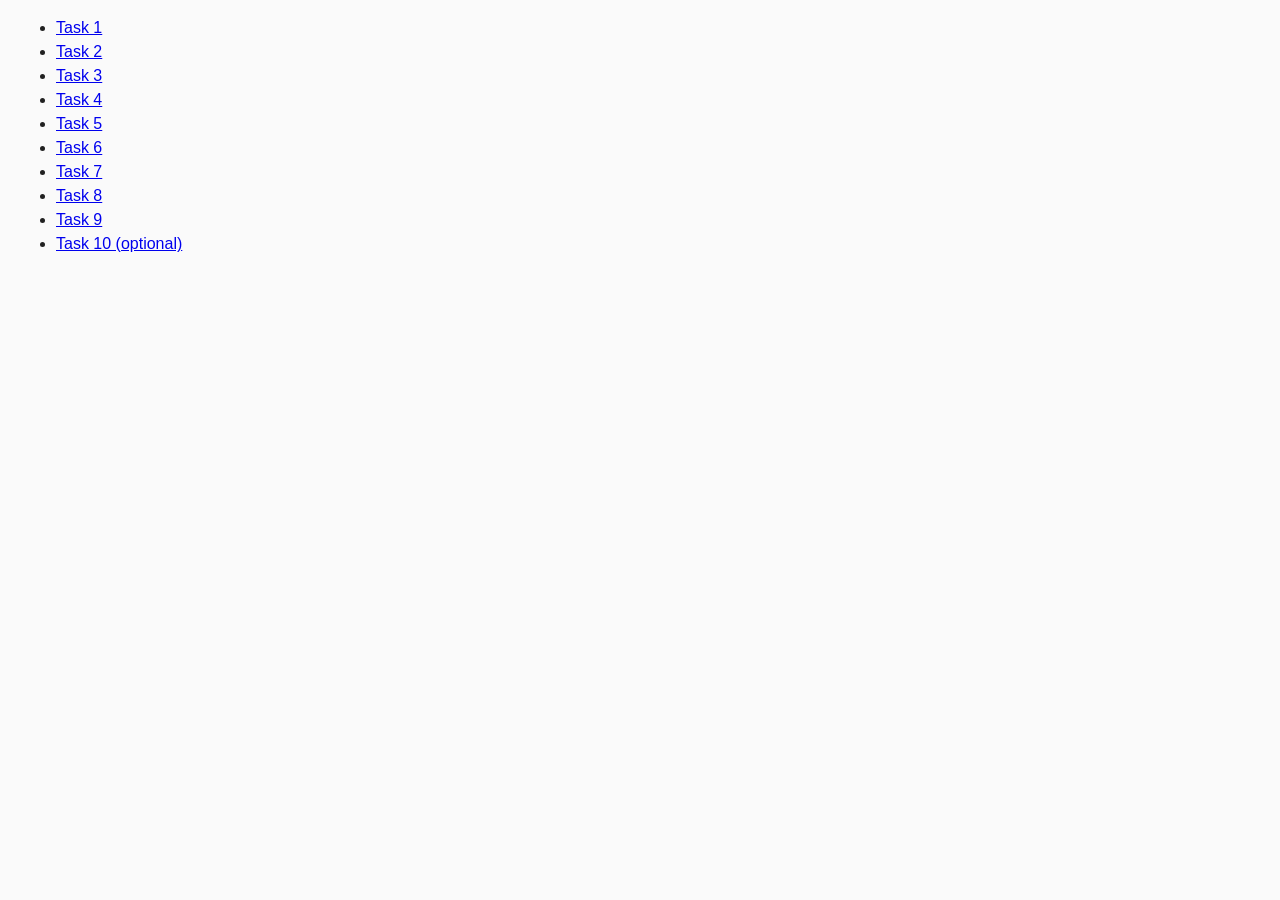
<file: index.html>
<!DOCTYPE html>
<html lang="ru">
  <head>
    <meta charset="UTF-8" />
    <meta http-equiv="X-UA-Compatible" content="IE=edge" />
    <meta name="viewport" content="width=device-width, initial-scale=1.0" />
    <title>Homework 6</title>
    <link rel="stylesheet" href="css/common.css" />
  </head>
  <body>
    <ul>
      <li><a href="task-01.html">Task 1</a></li>
      <li><a href="task-02.html">Task 2</a></li>
      <li><a href="task-03.html">Task 3</a></li>
      <li><a href="task-04.html">Task 4</a></li>
      <li><a href="task-05.html">Task 5</a></li>
      <li><a href="task-06.html">Task 6</a></li>
      <li><a href="task-07.html">Task 7</a></li>
      <li><a href="task-08.html">Task 8</a></li>
      <li><a href="task-09.html">Task 9</a></li>
      <li><a href="task-10.html">Task 10 (optional)</a></li>
    </ul>
  </body>
</html>
</file>
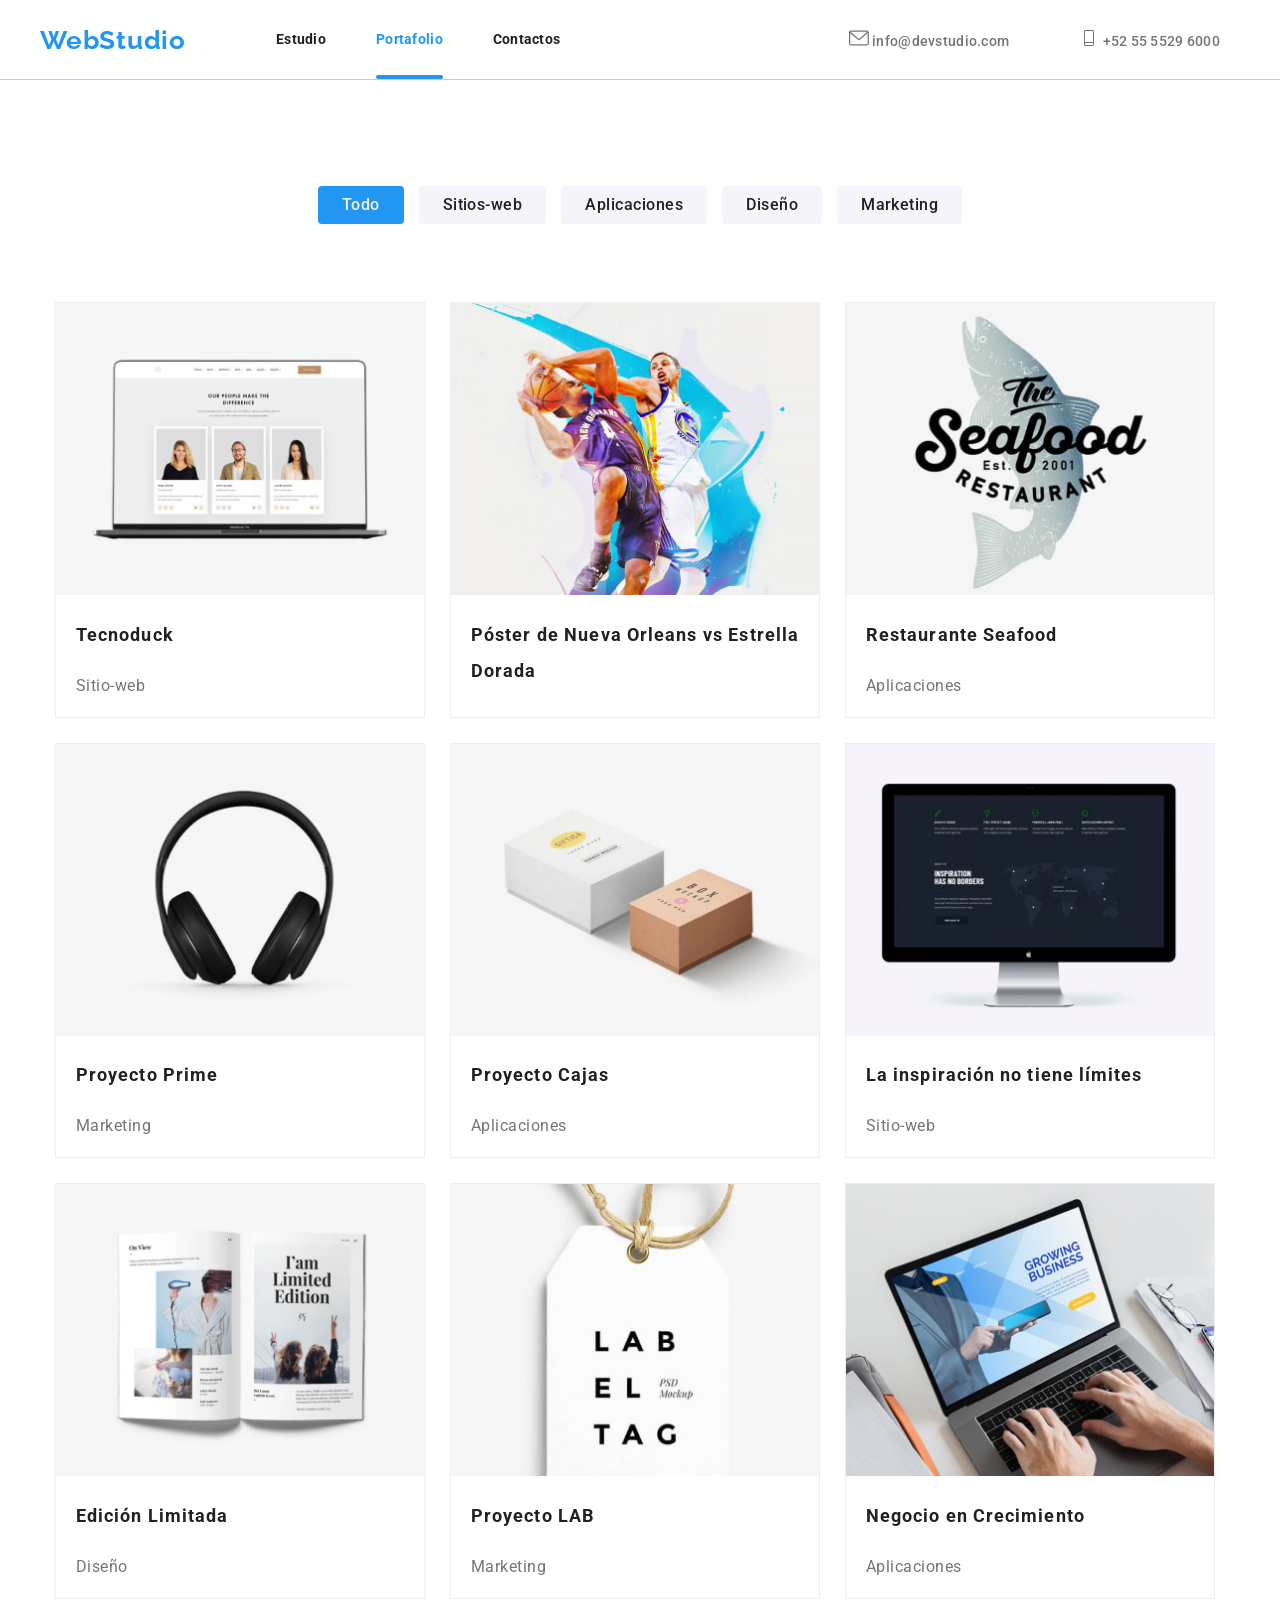
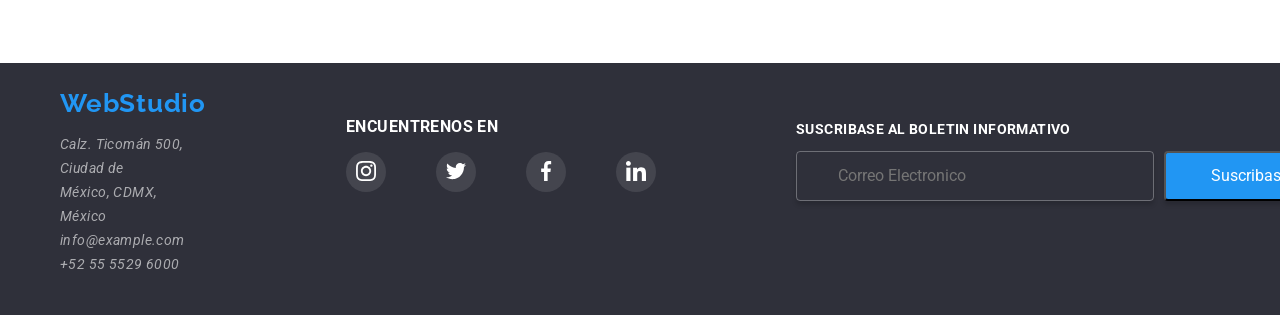
<file: portafolio.html>
<!DOCTYPE html>
<html lang="es">
  <head>
    <meta charset="UTF-8" />
    <meta name="viewport" content="width=device-width, initial-scale=1.0" />
    <title>WebStudio - Portafolio</title>
    <link rel="stylesheet" href="./css/styles.css" />
    <link rel="preconnect" href="https://fonts.googleapis.com" />
    <link rel="preconnect" href="https://fonts.gstatic.com" crossorigin />
    <link
      href="https://fonts.googleapis.com/css2?family=Raleway:wght@700&family=Roboto:wght@400;500;700;900&display=swap"
      rel="stylesheet"
    />
    <link rel="stylesheet" href="css/modern-normalize.css" />
    <link rel="stylesheet" href="css/styles.css" />
  </head>

  <body>
    <header class="portafolio-header">
      <div class="container container-header">
        <nav class="navigation-bar">
          <a href="./index.html" class="header-logo">WebStudio</a>
          <ul class="navigation-list">
            <li><a href="index.html" class="nav-list-item">Estudio</a></li>
            <li>
              <a href="portafolio.html" class="nav-list-item active"
                >Portafolio</a
              >
            </li>
            <li><a href="#" class="nav-list-item">Contactos</a></li>
          </ul>
        </nav>
        <ul class="list-contact">
          <li>
            <a href="mailto:info@devstudio.com" class="list-contact-item">
              <svg width="20px" height="16px">
                <use href="./images/icons/symbol-defs.svg#icon-sobre"></use>
              </svg>
              info@devstudio.com
            </a>
          </li>
          <li>
            <a href="tel:+525555296000" class="list-contact-item">
              <svg width="20px" height="16px">
                <use href="./images/icons/symbol-defs.svg#icon-telefono"></use>
              </svg>

              +52 55 5529 6000
            </a>
          </li>
        </ul>
      </div>
    </header>
    <main>
      <ul class="list-portafolio-products">
        <li>
          <button class="button button_current">Todo</button>
        </li>
        <li>
          <button class="button">Sitios-web</button>
        </li>
        <li>
          <button class="button">Aplicaciones</button>
        </li>
        <li>
          <button class="button">Diseño</button>
        </li>
        <li>
          <button class="button">Marketing</button>
        </li>
      </ul>
      <section id="portafolio__Productos" class="section">
        <div class="container-list-product">
          <ul class="list-product">
            <li class="item-tarjeta">
              <div class="superposicion">
                <img
                  src="./images/tecnoduck.jpg"
                  alt="Tecnoduck"
                  width="370"
                  height="294px"
                />
                <div class="superposicion-contenido">
                  <p>
                    Tecnoduck es una plataforma de distribucion de coronavirus
                    de ultima generacion. las compañias usan esta plataforma
                    para el espionaje digital y los ataques a los servidores
                    seguros de la competencia
                  </p>
                </div>
              </div>
              <div class="item-tex">
                <h3 class="title-item-producto">Tecnoduck</h3>
                <p class="item-categoria">Sitio-web</p>
              </div>
            </li>
            <li class="item-tarjeta">
              <div class="superposicion">
                <img
                  src="./images/poster_new_orlend.jpg"
                  alt="Póster de Nueva Orleans vs Estrella Dorada"
                  width="370"
                  height="294px"
                />
                <div class="superposicion-contenido">
                  <p>
                    Tecnoduck es una plataforma de distribucion de coronavirus
                    de ultima generacion. las compañias usan esta plataforma
                    para el espionaje digital y los ataques a los servidores
                    seguros de la competencia
                  </p>
                </div>
              </div>
              <div class="item-tex">
                <h3 class="title-item-producto">
                  Póster de Nueva Orleans vs Estrella Dorada
                </h3>
              </div>
            </li>
            <li class="item-tarjeta">
              <div class="superposicion">
                <img
                  src="./images/restaurante_mariscos.jpg"
                  alt="Restaurante de Mariscos"
                  width="370"
                  height="294px"
                />
                <div class="superposicion-contenido">
                  <p>
                    Tecnoduck es una plataforma de distribucion de coronavirus
                    de ultima generacion. las compañias usan esta plataforma
                    para el espionaje digital y los ataques a los servidores
                    seguros de la competencia
                  </p>
                </div>
              </div>
              <div class="item-tex">
                <h3 class="title-item-producto">Restaurante Seafood</h3>
                <p class="item-categoria">Aplicaciones</p>
              </div>
            </li>
            <li class="item-tarjeta">
              <div class="superposicion">
                <img
                  src="./images/proyecto_prim.jpg"
                  alt="Proyecto Prime"
                  width="370"
                  height="294px"
                />
                <div class="superposicion-contenido">
                  <p>
                    Tecnoduck es una plataforma de distribucion de coronavirus
                    de ultima generacion. las compañias usan esta plataforma
                    para el espionaje digital y los ataques a los servidores
                    seguros de la competencia
                  </p>
                </div>
              </div>
              <div class="item-tex">
                <h3 class="title-item-producto">Proyecto Prime</h3>
                <p class="item-categoria">Marketing</p>
              </div>
            </li>
            <li class="item-tarjeta">
              <div class="superposicion">
                <img
                  src="./images/proyecto_cajas.jpg"
                  alt="Proyecto Cajas"
                  width="370"
                  height="294px"
                />
                <div class="superposicion-contenido">
                  <p>
                    Tecnoduck es una plataforma de distribucion de coronavirus
                    de ultima generacion. las compañias usan esta plataforma
                    para el espionaje digital y los ataques a los servidores
                    seguros de la competencia
                  </p>
                </div>
              </div>
              <div class="item-tex">
                <h3 class="title-item-producto">Proyecto Cajas</h3>
                <p class="item-categoria">Aplicaciones</p>
              </div>
            </li>
            <li class="item-tarjeta">
              <div class="superposicion">
                <img
                  src="./images/inspiracion.jpg"
                  alt="La inspiración no tiene límites"
                  width="370"
                  height="294px"
                />
                <div class="superposicion-contenido">
                  <p>
                    Tecnoduck es una plataforma de distribucion de coronavirus
                    de ultima generacion. las compañias usan esta plataforma
                    para el espionaje digital y los ataques a los servidores
                    seguros de la competencia
                  </p>
                </div>
              </div>
              <div class="item-tex">
                <h3 class="title-item-producto">
                  La inspiración no tiene límites
                </h3>
                <p class="item-categoria">Sitio-web</p>
              </div>
            </li>
            <li class="item-tarjeta">
              <div class="superposicion">
                <img
                  src="./images/edicion_limitada.jpg"
                  alt="Edición Limitada"
                  width="370"
                  height="294px"
                />
                <div class="superposicion-contenido">
                  <p>
                    Tecnoduck es una plataforma de distribucion de coronavirus
                    de ultima generacion. las compañias usan esta plataforma
                    para el espionaje digital y los ataques a los servidores
                    seguros de la competencia
                  </p>
                </div>
              </div>
              <div class="item-tex">
                <h3 class="title-item-producto">Edición Limitada</h3>
                <p class="item-categoria">Diseño</p>
              </div>
            </li>
            <li class="item-tarjeta">
              <div class="superposicion">
                <img
                  src="./images/proyecto_lab.jpg"
                  alt="Proyecto LAB"
                  width="370"
                  height="294px"
                />
                <div class="superposicion-contenido">
                  <p>
                    Tecnoduck es una plataforma de distribucion de coronavirus
                    de ultima generacion. las compañias usan esta plataforma
                    para el espionaje digital y los ataques a los servidores
                    seguros de la competencia
                  </p>
                </div>
              </div>
              <div class="item-tex">
                <h3 class="title-item-producto">Proyecto LAB</h3>
                <p class="item-categoria">Marketing</p>
              </div>
            </li>

            <li class="item-tarjeta">
              <div class="superposicion">
                <img
                  src="./images/negocio_crecimiento.jpg"
                  alt="Negocio en Crecimiento"
                  width="370"
                  height="294px"
                />
                <div class="superposicion-contenido">
                  <p>
                    Tecnoduck es una plataforma de distribucion de coronavirus
                    de ultima generacion. las compañias usan esta plataforma
                    para el espionaje digital y los ataques a los servidores
                    seguros de la competencia
                  </p>
                </div>
              </div>
              <div class="item-tex">
                <h3 class="title-item-producto">Negocio en Crecimiento</h3>
                <p class="item-categoria">Aplicaciones</p>
              </div>
            </li>
          </ul>
        </div>
      </section>
    </main>
    <footer id="contactos">
      <div class="container container-footer">
        <address>
          <a href="#" class="logo-footer">WebStudio</a>
          <ul class="list-footer">
            <li>
              <a href="#" class="list-item-footer"
                >Calz. Ticomán 500, Ciudad de <br />México, CDMX, México</a
              >
            </li>
            <li>
              <a href="mailto:info@example.com" class="list-item-footer">
                info@example.com</a
              >
            </li>
            <li>
              <a href="tel:+525555296000" class="list-item-footer">
                +52 55 5529 6000</a
              >
            </li>
          </ul>
        </address>

        <div class="redes-footer">
          <h3>ENCUENTRENOS EN</h3>
          <ul class="item-footer">
            <li class="circle">
              <use>
                <svg
                  width="20"
                  height="20"
                  viewBox="0 0 20 20"
                  fill="none"
                  xmlns="http://www.w3.org/2000/svg"
                >
                  <g clip-path="url(#clip0_75273_796)">
                    <path
                      d="M19.9804 5.88005C19.9336 4.81738 19.7617 4.0868 19.5156 3.45374C19.2616 2.78176 18.8709 2.18014 18.359 1.68002C17.8589 1.1721 17.2533 0.777435 16.5891 0.527447C15.9524 0.281274 15.2256 0.109427 14.163 0.0625732C13.0924 0.0117516 12.7525 0 10.0371 0C7.32173 0 6.98185 0.0117516 5.91521 0.0586052C4.85253 0.105459 4.12195 0.277459 3.48904 0.523479C2.81692 0.777435 2.2153 1.16814 1.71517 1.68002C1.20726 2.18014 0.812743 2.78573 0.562603 3.44992C0.31643 4.0868 0.144583 4.81341 0.0977294 5.87609C0.0469078 6.9467 0.0351562 7.28658 0.0351562 10.002C0.0351562 12.7173 0.0469078 13.0572 0.0937614 14.1239C0.140615 15.1865 0.312615 15.9171 0.558787 16.5502C0.812743 17.2221 1.20726 17.8238 1.71517 18.3239C2.2153 18.8318 2.82088 19.2265 3.48508 19.4765C4.12195 19.7226 4.84856 19.8945 5.91139 19.9413C6.97788 19.9883 7.31791 19.9999 10.0333 19.9999C12.7487 19.9999 13.0885 19.9883 14.1552 19.9413C15.2179 19.8945 15.9484 19.7226 16.5813 19.4765C17.9254 18.9568 18.9881 17.8941 19.5078 16.5502C19.7538 15.9133 19.9258 15.1865 19.9727 14.1239C20.0195 13.0572 20.0313 12.7173 20.0313 10.002C20.0313 7.28658 20.0273 6.9467 19.9804 5.88005ZM18.1794 14.0457C18.1364 15.0225 17.9723 15.5499 17.8356 15.9015C17.4995 16.7728 16.808 17.4643 15.9367 17.8004C15.5851 17.9372 15.0538 18.1012 14.0809 18.1441C13.026 18.1911 12.7096 18.2027 10.0411 18.2027C7.37255 18.2027 7.05221 18.1911 6.00113 18.1441C5.02438 18.1012 4.49693 17.9372 4.1453 17.8004C3.71171 17.6402 3.31704 17.3862 2.9967 17.0541C2.6646 16.7298 2.41065 16.3391 2.2504 15.9055C2.11365 15.5539 1.94959 15.0225 1.90671 14.0497C1.8597 12.9948 1.8481 12.6783 1.8481 10.0097C1.8481 7.34122 1.8597 7.02087 1.90671 5.96995C1.94959 4.99319 2.11365 4.46575 2.2504 4.11412C2.41065 3.68038 2.6646 3.28586 3.00067 2.96536C3.32483 2.63327 3.71553 2.37931 4.14927 2.21921C4.5009 2.08247 5.03231 1.9184 6.0051 1.87537C7.05999 1.82851 7.37652 1.81676 10.0449 1.81676C12.7174 1.81676 13.0337 1.82851 14.0848 1.87537C15.0616 1.9184 15.589 2.08247 15.9407 2.21921C16.3742 2.37931 16.7689 2.63327 17.0893 2.96536C17.4213 3.28967 17.6753 3.68038 17.8356 4.11412C17.9723 4.46575 18.1364 4.99701 18.1794 5.96995C18.2263 7.02484 18.238 7.34122 18.238 10.0097C18.238 12.6783 18.2263 12.9908 18.1794 14.0457Z"
                      fill="white"
                    />
                    <path
                      d="M10.0371 4.86414C7.20074 4.86414 4.89941 7.16531 4.89941 10.0019C4.89941 12.8384 7.20074 15.1396 10.0371 15.1396C12.8737 15.1396 15.1749 12.8384 15.1749 10.0019C15.1749 7.16531 12.8737 4.86414 10.0371 4.86414ZM10.0371 13.3346C8.19702 13.3346 6.70442 11.8421 6.70442 10.0019C6.70442 8.16159 8.19702 6.66914 10.0371 6.66914C11.8774 6.66914 13.3698 8.16159 13.3698 10.0019C13.3698 11.8421 11.8774 13.3346 10.0371 13.3346Z"
                      fill="white"
                    />
                    <path
                      d="M16.5775 4.6611C16.5775 5.32346 16.0404 5.86052 15.3779 5.86052C14.7155 5.86052 14.1785 5.32346 14.1785 4.6611C14.1785 3.99858 14.7155 3.46167 15.3779 3.46167C16.0404 3.46167 16.5775 3.99858 16.5775 4.6611Z"
                      fill="white"
                    />
                  </g>
                  <defs>
                    <clipPath id="clip0_75273_796">
                      <rect width="20" height="20" fill="white" />
                    </clipPath>
                  </defs>
                </svg>
              </use>
            </li>
            <li class="circle">
              <use>
                <svg
                  width="20"
                  height="20"
                  viewBox="0 0 20 20"
                  fill="none"
                  xmlns="http://www.w3.org/2000/svg"
                >
                  <g id="twitter 1" clip-path="url(#clip0_75273_790)">
                    <g id="Grupo">
                      <g id="Grupo_2">
                        <path
                          id="Vector"
                          d="M20 3.79875C19.2563 4.125 18.4637 4.34125 17.6375 4.44625C18.4875 3.93875 19.1363 3.14125 19.4412 2.18C18.6488 2.6525 17.7738 2.98625 16.8412 3.1725C16.0887 2.37125 15.0162 1.875 13.8462 1.875C11.5763 1.875 9.74875 3.7175 9.74875 5.97625C9.74875 6.30125 9.77625 6.61375 9.84375 6.91125C6.435 6.745 3.41875 5.11125 1.3925 2.6225C1.03875 3.23625 0.83125 3.93875 0.83125 4.695C0.83125 6.115 1.5625 7.37375 2.6525 8.1025C1.99375 8.09 1.3475 7.89875 0.8 7.5975C0.8 7.61 0.8 7.62625 0.8 7.6425C0.8 9.635 2.22125 11.29 4.085 11.6712C3.75125 11.7625 3.3875 11.8062 3.01 11.8062C2.7475 11.8062 2.4825 11.7913 2.23375 11.7362C2.765 13.36 4.2725 14.5538 6.065 14.5925C4.67 15.6838 2.89875 16.3412 0.98125 16.3412C0.645 16.3412 0.3225 16.3263 0 16.285C1.81625 17.4563 3.96875 18.125 6.29 18.125C13.835 18.125 17.96 11.875 17.96 6.4575C17.96 6.27625 17.9538 6.10125 17.945 5.9275C18.7588 5.35 19.4425 4.62875 20 3.79875Z"
                          fill="white"
                        />
                      </g>
                    </g>
                  </g>
                  <defs>
                    <clipPath id="clip0_75273_790">
                      <rect width="20" height="20" fill="white" />
                    </clipPath>
                  </defs>
                </svg>
              </use>
            </li>
            <li class="circle">
              <use>
                <svg
                  width="20"
                  height="20"
                  viewBox="0 0 20 20"
                  fill="none"
                  xmlns="http://www.w3.org/2000/svg"
                >
                  <g id="facebook 1" clip-path="url(#clip0_75273_786)">
                    <path
                      id="Vector"
                      d="M13.3309 3.32083H15.1567V0.140833C14.8417 0.0975 13.7584 0 12.4967 0C9.86422 0 8.06088 1.65583 8.06088 4.69917V7.5H5.15588V11.055H8.06088V20H11.6226V11.0558H14.4101L14.8526 7.50083H11.6217V5.05167C11.6226 4.02417 11.8992 3.32083 13.3309 3.32083Z"
                      fill="white"
                    />
                  </g>
                  <defs>
                    <clipPath id="clip0_75273_786">
                      <rect width="20" height="20" fill="white" />
                    </clipPath>
                  </defs>
                </svg>
              </use>
            </li>
            <li class="circle">
              <use>
                <svg
                  width="20"
                  height="20"
                  viewBox="0 0 20 20"
                  fill="none"
                  xmlns="http://www.w3.org/2000/svg"
                >
                  <g id="linkedin 1" clip-path="url(#clip0_75273_780)">
                    <path
                      id="Vector"
                      d="M19.995 20.0001V19.9993H20V12.6643C20 9.07593 19.2275 6.31177 15.0325 6.31177C13.0158 6.31177 11.6625 7.41843 11.11 8.4676H11.0517V6.64677H7.07416V19.9993H11.2158V13.3876C11.2158 11.6468 11.5458 9.96343 13.7017 9.96343C15.8258 9.96343 15.8575 11.9501 15.8575 13.4993V20.0001H19.995Z"
                      fill="white"
                    />
                    <path
                      id="Vector_2"
                      d="M0.329956 6.64746H4.47662V20H0.329956V6.64746Z"
                      fill="white"
                    />
                    <path
                      id="Vector_3"
                      d="M2.40167 0C1.07583 0 0 1.07583 0 2.40167C0 3.7275 1.07583 4.82583 2.40167 4.82583C3.7275 4.82583 4.80333 3.7275 4.80333 2.40167C4.8025 1.07583 3.72667 0 2.40167 0V0Z"
                      fill="white"
                    />
                  </g>
                  <defs>
                    <clipPath id="clip0_75273_780">
                      <rect width="20" height="20" fill="white" />
                    </clipPath>
                  </defs>
                </svg>
              </use>
            </li>
          </ul>
        </div>
        <div>
          <h3 class="title-footer">SUSCRIBASE AL BOLETIN INFORMATIVO</h3>
          <div class="contacto-email">
            <input
              class="input-footer"
              type="email"
              placeholder="Correo Electronico"
            />
            <button class="btn-suscribirse" type="submit">
              Suscribase
              <svg width="20px" height="16px" style="margin-left: 5px">
                <use
                  href="./images/icons/symbol-defs.svg#icon-enviar-cono"
                ></use>
              </svg>
            </button>
          </div>
        </div>
      </div>
    </footer>
  </body>
</html>
</file>
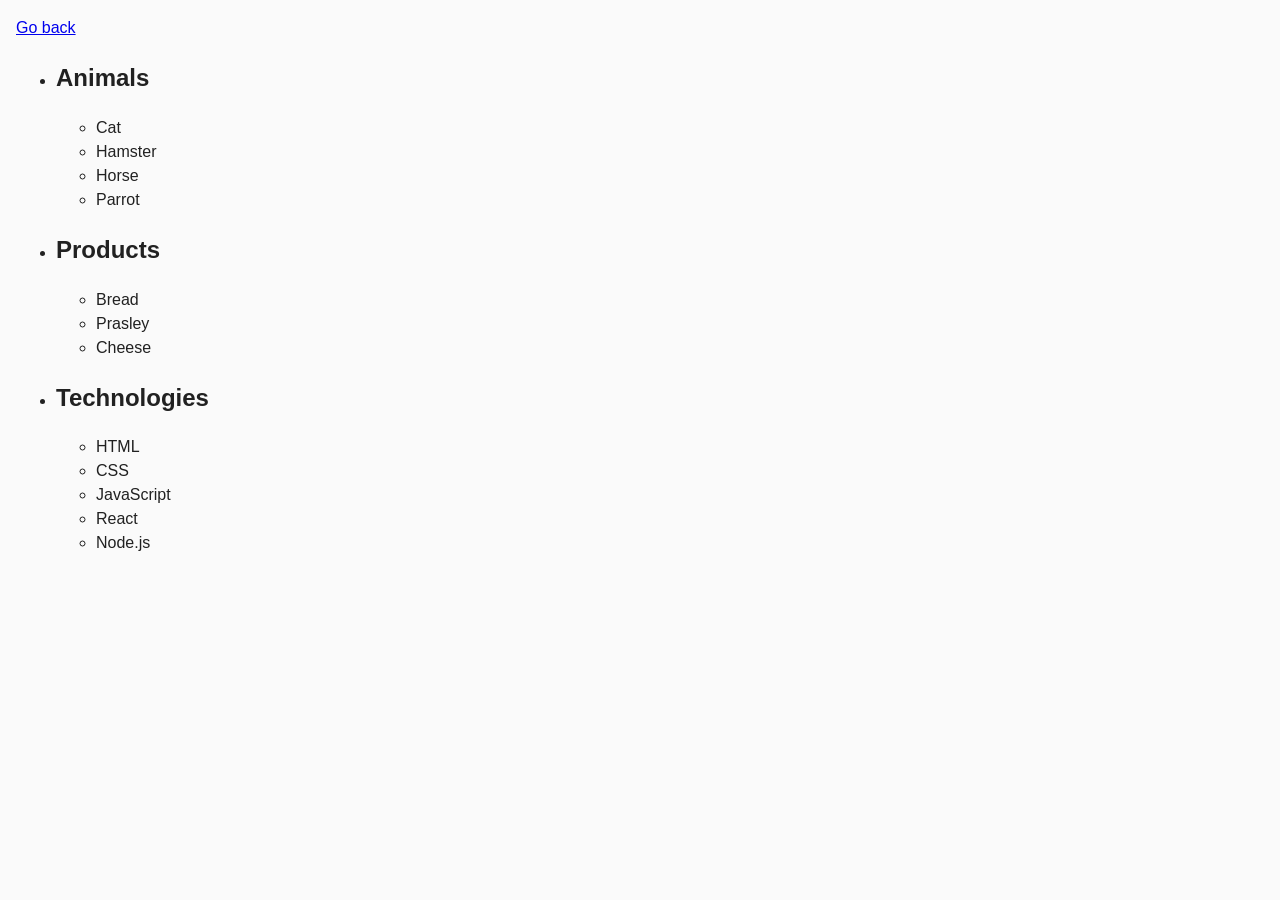
<file: task-01.html>
<!DOCTYPE html>
<html lang="ru">
  <head>
    <meta charset="UTF-8" />
    <meta http-equiv="X-UA-Compatible" content="IE=edge" />
    <meta name="viewport" content="width=device-width, initial-scale=1.0" />
    <title>Task 1</title>
    <link rel="stylesheet" href="css/common.css" />
  </head>
  <body>
    <p><a href="index.html">Go back</a></p>

    <ul id="categories">
      <li class="item">
        <h2>Animals</h2>

        <ul>
          <li>Cat</li>
          <li>Hamster</li>
          <li>Horse</li>
          <li>Parrot</li>
        </ul>
      </li>
      <li class="item">
        <h2>Products</h2>

        <ul>
          <li>Bread</li>
          <li>Prasley</li>
          <li>Cheese</li>
        </ul>
      </li>
      <li class="item">
        <h2>Technologies</h2>

        <ul>
          <li>HTML</li>
          <li>CSS</li>
          <li>JavaScript</li>
          <li>React</li>
          <li>Node.js</li>
        </ul>
      </li>
    </ul>

    <script src="js/task-01.js" type="module"></script>
  </body>
</html>
</file>
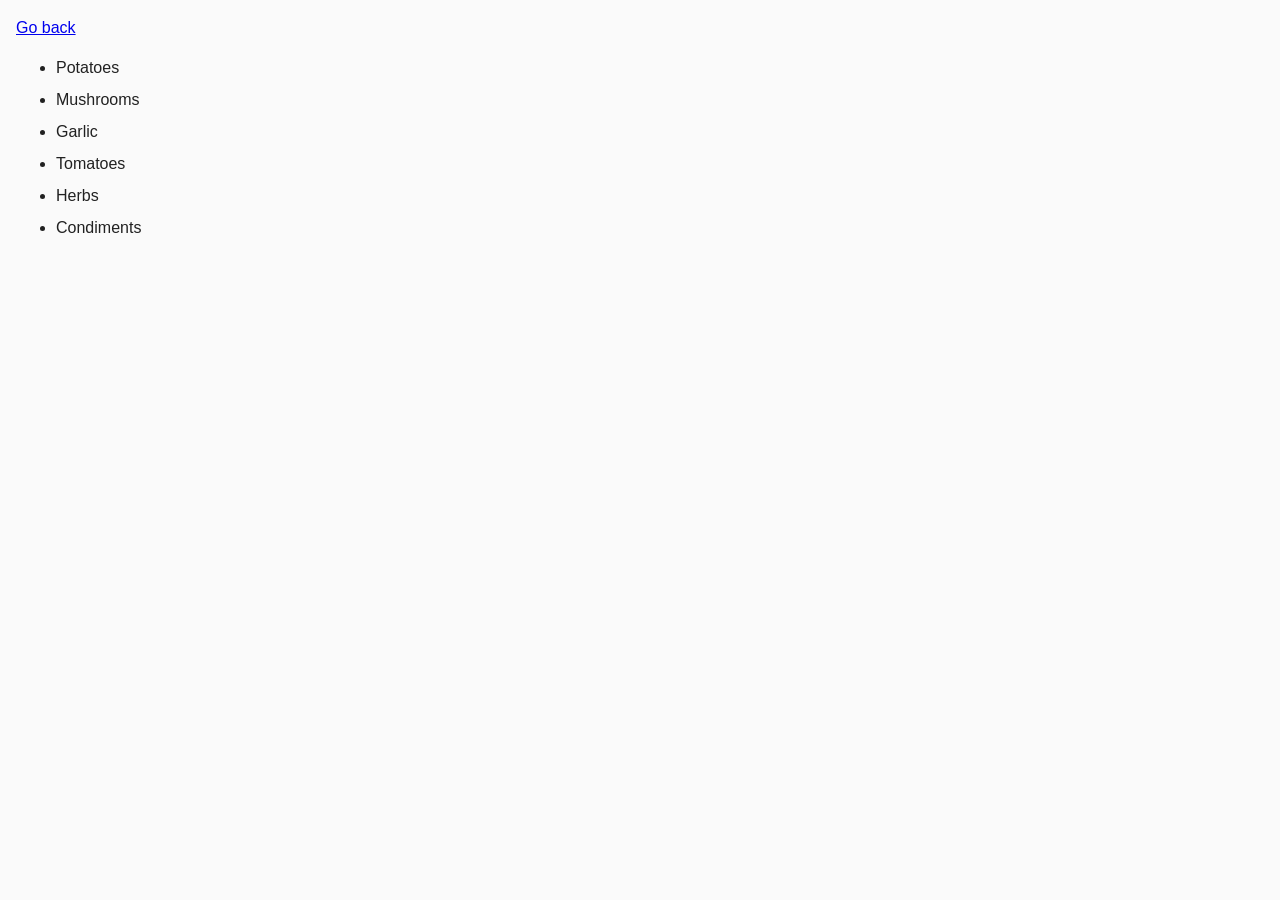
<file: task-02.html>
<!DOCTYPE html>
<html lang="ru">
  <head>
    <meta charset="UTF-8" />
    <meta http-equiv="X-UA-Compatible" content="IE=edge" />
    <meta name="viewport" content="width=device-width, initial-scale=1.0" />
    <title>Task 2</title>
    <link rel="stylesheet" href="css/common.css" />
    <style>
      .item {
        font-weight: 500;
      }

      .item:not(:last-child) {
        margin-bottom: 8px;
      }
    </style>
  </head>
  <body>
    <p><a href="index.html">Go back</a></p>

    <ul id="ingredients"></ul>

    <script src="js/task-02.js" type="module"></script>
  </body>
</html>
</file>
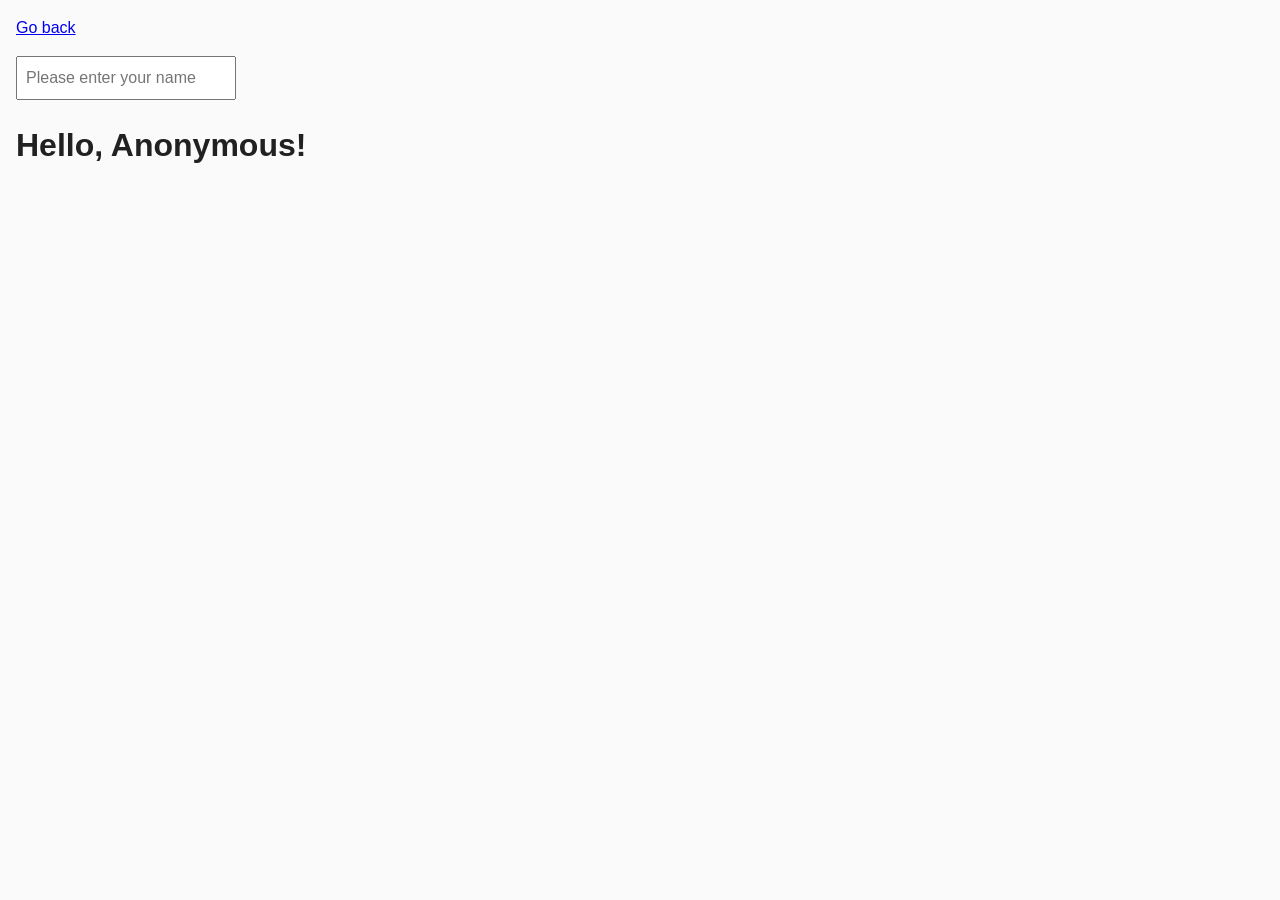
<file: task-05.html>
<!DOCTYPE html>
<html lang="ru">
  <head>
    <meta charset="UTF-8" />
    <meta http-equiv="X-UA-Compatible" content="IE=edge" />
    <meta name="viewport" content="width=device-width, initial-scale=1.0" />
    <title>Task 5</title>
    <link rel="stylesheet" href="css/common.css" />
  </head>
  <body>
    <p><a href="index.html">Go back</a></p>

    <input type="text" id="name-input" placeholder="Please enter your name" />
    <h1>Hello, <span id="name-output">Anonymous</span>!</h1>

    <script src="js/task-05.js" type="module"></script>
  </body>
</html>
</file>
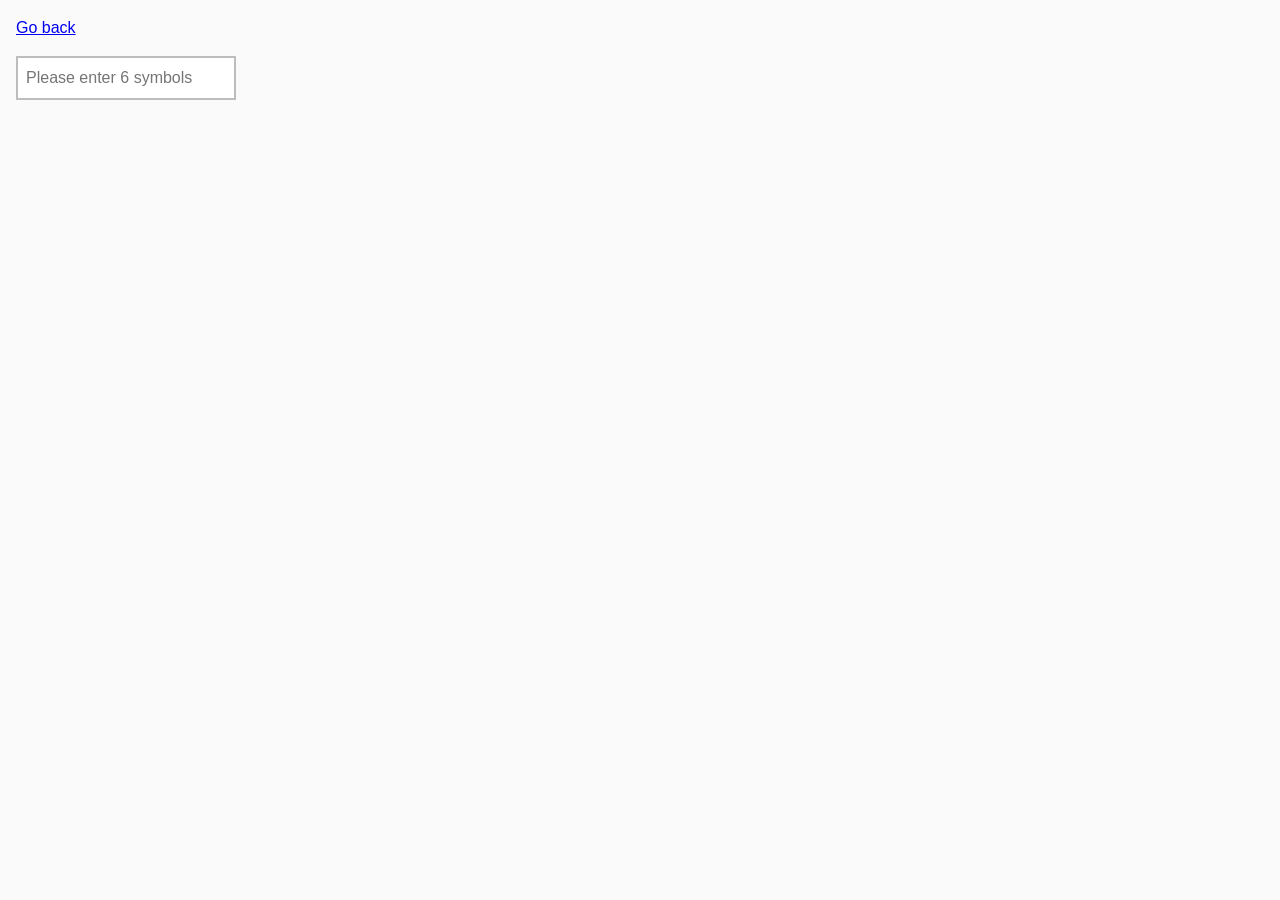
<file: task-06.html>
<!DOCTYPE html>
<html lang="ru">
  <head>
    <meta charset="UTF-8" />
    <meta http-equiv="X-UA-Compatible" content="IE=edge" />
    <meta name="viewport" content="width=device-width, initial-scale=1.0" />
    <title>Task 6</title>
    <link rel="stylesheet" href="css/common.css" />
    <style>
      #validation-input {
        border: 2px solid #bdbdbd;
      }

      #validation-input.valid {
        border-color: #4caf50;
      }

      #validation-input.invalid {
        border-color: #f44336;
      }
    </style>
  </head>
  <body>
    <p><a href="index.html">Go back</a></p>

    <input
      type="text"
      id="validation-input"
      data-length="6"
      placeholder="Please enter 6 symbols"
    />

    <script src="js/task-06.js" type="module"></script>
  </body>
</html>
</file>
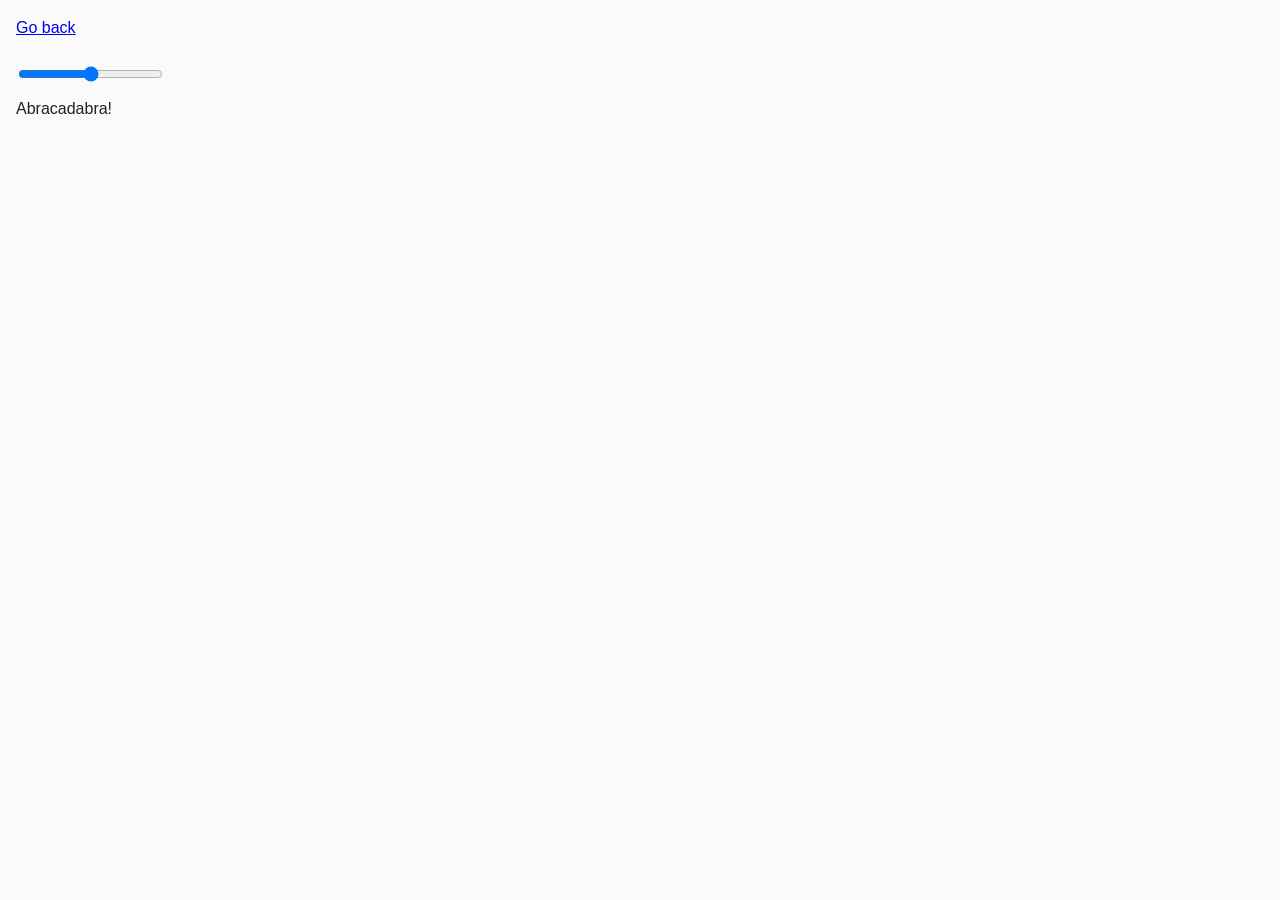
<file: task-07.html>
<!DOCTYPE html>
<html lang="ru">
  <head>
    <meta charset="UTF-8" />
    <meta http-equiv="X-UA-Compatible" content="IE=edge" />
    <meta name="viewport" content="width=device-width, initial-scale=1.0" />
    <title>Task 7</title>
    <link rel="stylesheet" href="css/common.css" />
  </head>
  <body>
    <p><a href="index.html">Go back</a></p>

    <input id="font-size-control" type="range" min="16" max="96" />
    <br />
    <span id="text">Abracadabra!</span>

    <script src="js/task-07.js" type="module"></script>
  </body>
</html>
</file>
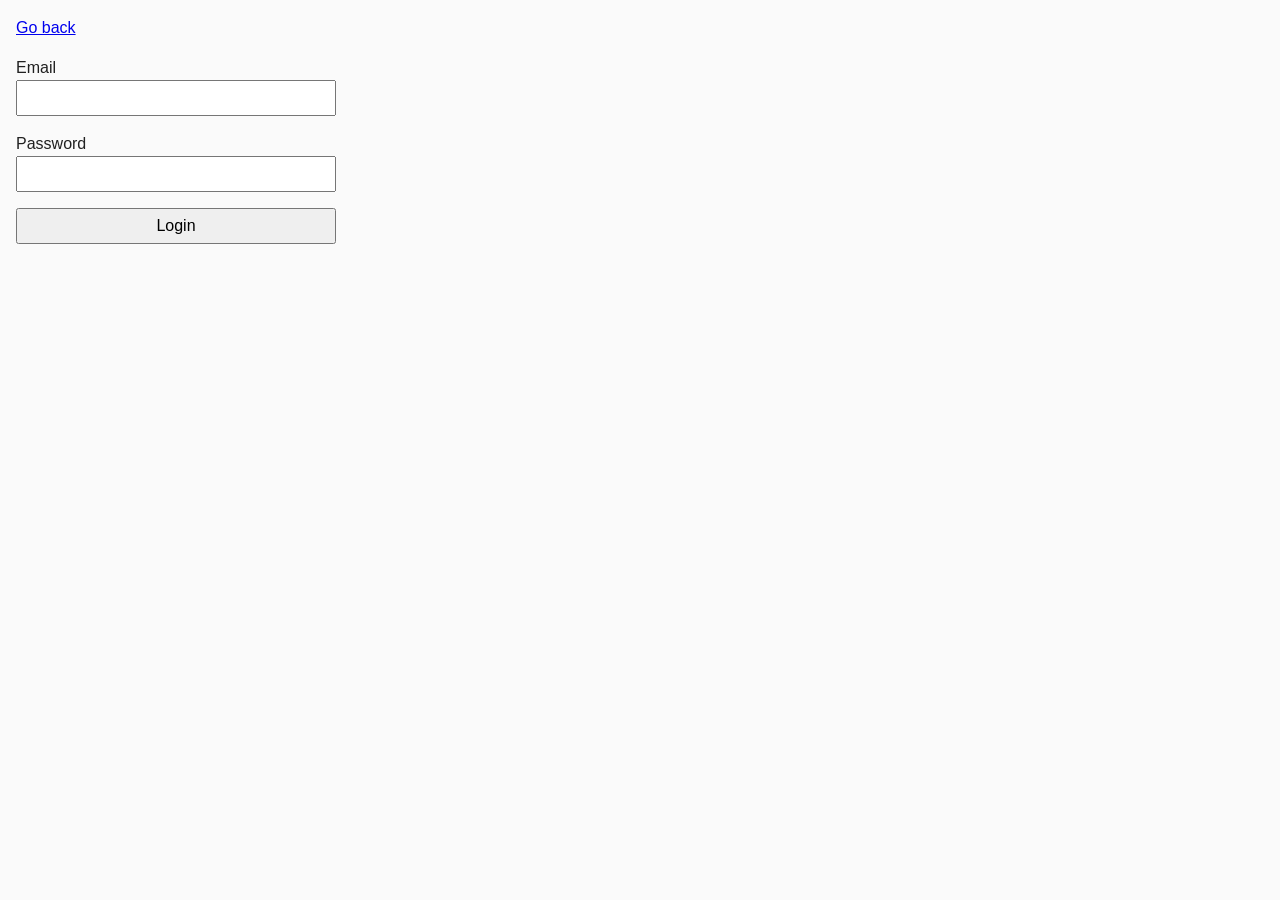
<file: task-08.html>
<!DOCTYPE html>
<html lang="ru">
  <head>
    <meta charset="UTF-8" />
    <meta http-equiv="X-UA-Compatible" content="IE=edge" />
    <meta name="viewport" content="width=device-width, initial-scale=1.0" />
    <title>Task 8</title>
    <link rel="stylesheet" href="css/common.css" />
    <style>
      .login-form {
        max-width: 320px;
        display: flex;
        flex-direction: column;
      }

      .login-form label {
        margin-bottom: 16px;
      }

      .login-form input,
      .login-form button {
        width: 100%;
        padding: 4px;
        font: inherit;
      }
    </style>
  </head>
  <body>
    <p><a href="index.html">Go back</a></p>

    <form class="login-form">
      <label>
        Email
        <input type="email" name="email" />
      </label>
      <label>
        Password
        <input type="password" name="password" />
      </label>
      <button type="submit">Login</button>
    </form>

    <script src="js/task-08.js" type="module"></script>
  </body>
</html>
</file>
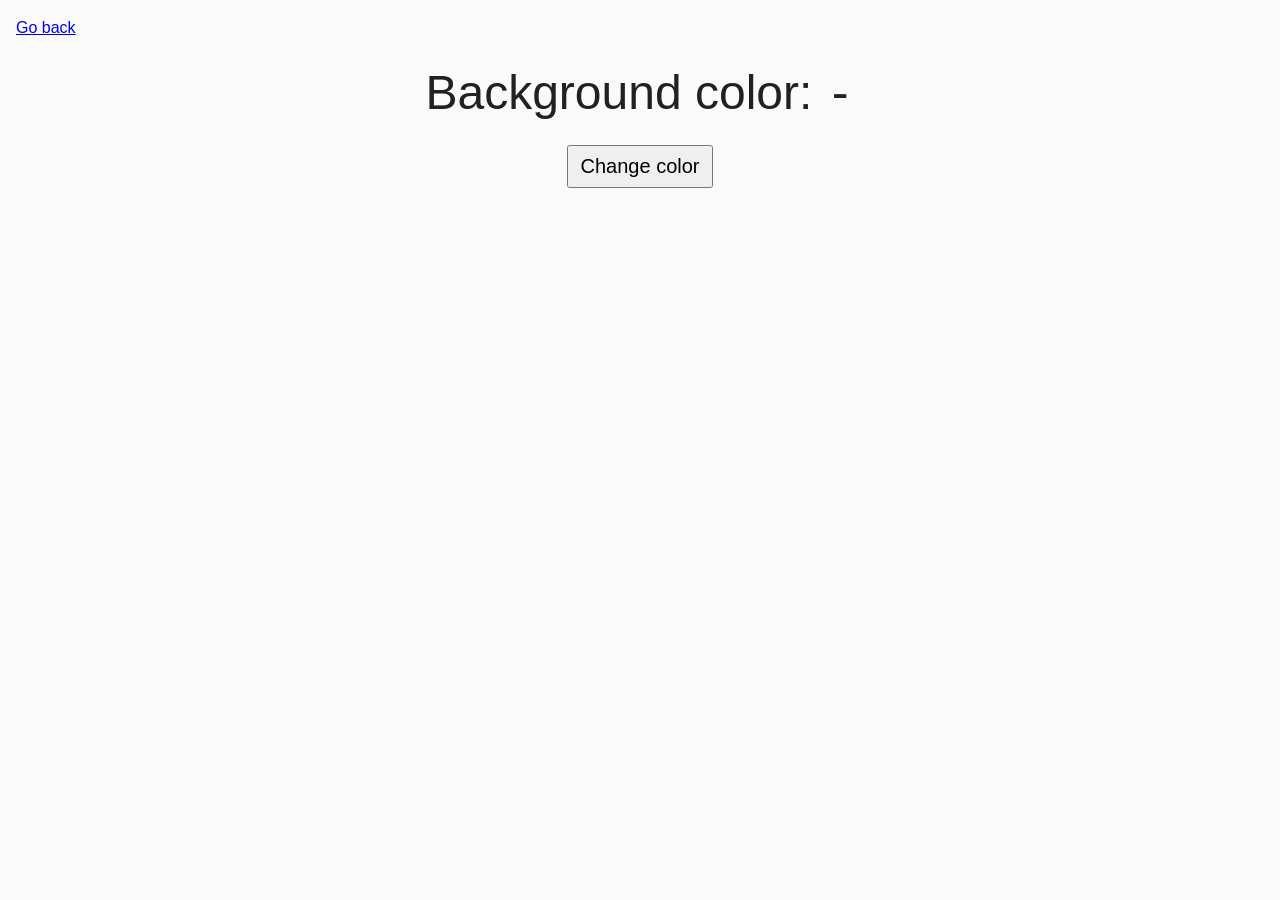
<file: task-09.html>
<!DOCTYPE html>
<html lang="ru">
  <head>
    <meta charset="UTF-8" />
    <meta http-equiv="X-UA-Compatible" content="IE=edge" />
    <meta name="viewport" content="width=device-width, initial-scale=1.0" />
    <title>Task 9</title>
    <link rel="stylesheet" href="css/common.css" />
    <style>
      .widget {
        text-align: center;
      }

      .widget p {
        margin-top: 0;
        margin-bottom: 16px;
        font-size: 48px;
      }

      .widget span {
        font-family: monospace;
      }

      .widget button {
        padding: 8px 12px;
        font-size: 20px;
        cursor: pointer;
      }
    </style>
  </head>
  <body>
    <p><a href="index.html">Go back</a></p>

    <div class="widget">
      <p>Background color: <span class="color">-</span></p>
      <button type="button" class="change-color">Change color</button>
    </div>

    <script src="js/task-09.js" type="module"></script>
  </body>
</html>
</file>
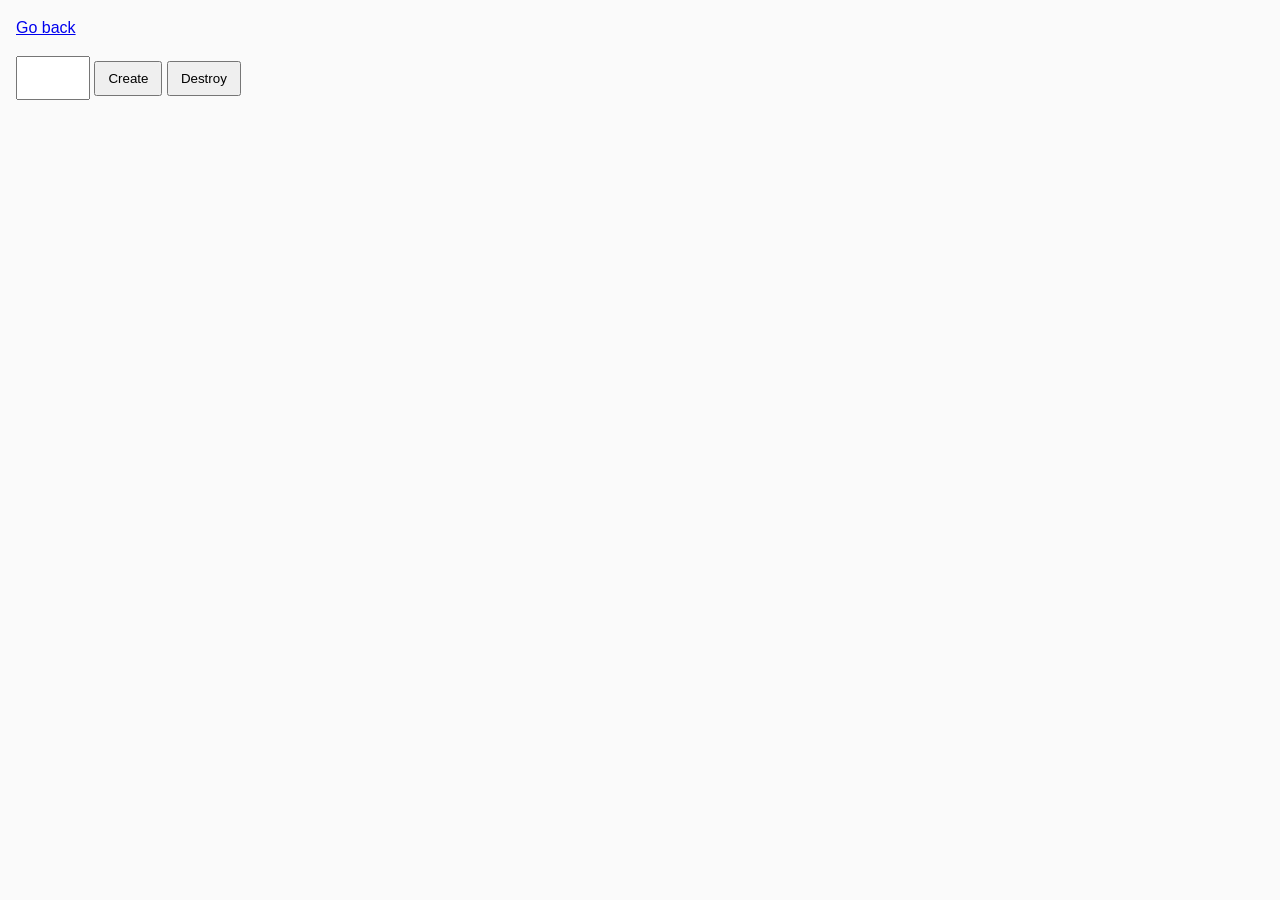
<file: task-10.html>
<!DOCTYPE html>
<html lang="ru">
  <head>
    <meta charset="UTF-8" />
    <meta http-equiv="X-UA-Compatible" content="IE=edge" />
    <meta name="viewport" content="width=device-width, initial-scale=1.0" />
    <title>Task 10 (optional)</title>
    <link rel="stylesheet" href="css/common.css" />
  </head>
  <body>
    <p><a href="index.html">Go back</a></p>

    <div id="controls">
      <input type="number" min="1" max="100" step="1" />
      <button type="button" data-create>Create</button>
      <button type="button" data-destroy>Destroy</button>
    </div>

    <div id="boxes"></div>

    <script src="js/task-10.js" type="module"></script>
  </body>
</html>
</file>
<file: css/common.css>
* {
  box-sizing: border-box;
}

body {
  margin: 16px;
  font-family: -apple-system, BlinkMacSystemFont, 'Segoe UI', Roboto, Oxygen,
    Ubuntu, Cantarell, 'Open Sans', 'Helvetica Neue', sans-serif;
  -webkit-font-smoothing: antialiased;
  -moz-osx-font-smoothing: grayscale;
  background-color: #fafafa;
  color: #212121;
  line-height: 1.5;
}

input {
  padding: 8px;
  font: inherit;
}

button {
  padding: 8px 12px;
  cursor: pointer;
}
</file>
<file: css/styles.css>
/*declaracion de los colores*/
:root {
  --resaltado: #2196f3;
  --texto: #212121;
  --simple: #757575;
  --icon: #afb1b8;
  --back: #ffffff;
  --bmid: #f5f4fa;
  --bce: #ccc;
  --cubic: cubic-bezier(0.4, 0, 0.2, 1);
}

/*estilos generales*/
* {
  box-sizing: border-box;
}

body {
  font-family: "Roboto", sans-serif;
  font-size: 14px;
  color: var(--simple);
}

.header-logo,
.logo-footer,
.nav-list-item,
.list-contact-item,
.list-item-footer,
.redes-tarjetas {
  text-decoration: none;
}

.navigation-list,
.list-contact,
.main-list-descripcion,
.main-list-services,
.main-list-team,
.list-footer,
.list-portafolio-products,
.list-product,
.list-customers,
.redes-tarjetas {
  list-style: none;
}

ul {
  padding: 0%;
}

/* Color de fondo*/
.list-portafolio-products,
.Container-list-product ul,
.Container-list-product ul li,
.main-list-team li,
.main-list-team .target,
.redes-sociales {
  background-color: var(--back);
}

/*contenedores dimenciones*/
header {
  width: 1600;
  height: 80px;
  display: flex;
  align-items: center;
}

.container {
  width: 1200px;
  margin: auto;
}

.navigation-list {
  display: flex;
  gap: 50px;
  font-weight: bold;
}

.container-banner {
  display: flex;
  flex-direction: column;
  align-items: center;
}

.section {
  padding-top: 64px;
  padding-bottom: 64px;
}

.navigation-bar {
  display: flex;
  align-items: center;
  gap: 90px;
}

.list-contact {
  display: flex;
  gap: 50px;
}

.list-contact-item {
  margin-right: 20px;
}

.main-list-descripcion {
  flex-wrap: wrap;
  justify-content: space-evenly;
  display: flex;
}

.container-header {
  display: flex;
  justify-content: space-between;
}

.portafolio-header {
  border-bottom: 1px solid var(--bce);
}

.main-list-services {
  display: flex;
  gap: 30px;
  justify-content: center;
}

.main-list-team {
  display: flex;
  gap: 30px;
  justify-content: center;
}

.main-list-team .target {
  border-radius: 0px 0px 4px 4px;
  box-shadow: 0px 2px 1px 0px rgba(0, 0, 0, 0.2),
    0px 1px 1px 0px rgba(0, 0, 0, 0.14), 0px 1px 3px 0px rgba(0, 0, 0, 0.12);
  text-align: center;
}

/*estilos de la barra de navegacion*/

.header-logo,
.logo-footer {
  color: var(--resaltado);
  text-align: right;
  font-family: Raleway;
  font-size: 26px;
  font-style: normal;
  font-weight: 700;
  line-height: normal;
  letter-spacing: 0.78px;
}

.nav-list-item {
  color: var(--texto);
  font-style: normal;
  position: relative;
  line-height: normal;
  letter-spacing: 0.28px;
  transition: color 250ms var(--cubic);
}

.list-contact-item {
  color: var(--simple);
  font-style: normal;
  font-weight: 500;
  line-height: normal;
  letter-spacing: 0.28px;
  transition: color 250ms var(--cubic);
}

/*estilos del banner*/
.banner {
  background-image: linear-gradient(
      to bottom,
      rgba(47, 48, 58, 0.4),
      rgba(47, 48, 58, 0.4)
    ),
    url(../images/imagen.png);
  text-align: center;
  height: 600px;
  display: flex;
  align-items: center;
}

.title-banner {
  color: var(--back);
  text-align: center;
  font-size: 44px;
  font-style: normal;
  font-weight: 900;
  line-height: 60px;

  letter-spacing: 2.64px;
  text-transform: uppercase;
  width: 696px;
  height: 120px;
}

.team-section {
  background: var(--bmid);
}

.btn-banner {
  background-color: var(--resaltado);
  color: var(--back);
  width: 261px;
  height: 50px;
  flex-shrink: 0;
  text-align: center;
  font-size: 16px;
  font-style: normal;
  font-weight: 700;
  line-height: 30px;

  letter-spacing: 0.96px;
  box-shadow: 0px 4px 4px 0px rgba(0, 0, 0, 0.15);
  border-radius: 4px;
  cursor: pointer;
}

.btn-banner:hover {
  transform: scale(1.05);
}

/*estilos del main*/
.title-main-descripcion {
  color: var(--texto);
  font-weight: 700;
  line-height: normal;
  letter-spacing: 0.42px;
  text-transform: uppercase;
  font-size: 14px;
}

.item-description {
  line-height: 24px;

  letter-spacing: 0.42px;
  width: 270px;
}

/*estilos de la seccion servicios*/

.title-main-services {
  color: var(--texto);
  font-size: 36px;
  font-style: normal;
  font-weight: 700;
  line-height: normal;
  letter-spacing: 1.08px;
  text-align: center;
}

/*estilos de la seccion team*/
.title-main-team {
  color: var(--texto);
  text-align: center;
  font-size: 36px;
  font-style: normal;
  font-weight: 700;
  line-height: normal;
  letter-spacing: 1.08px;
}

.title-item-team {
  color: var(--texto);
  font-size: 16px;
  font-style: normal;
  line-height: normal;
  letter-spacing: 0.48px;
}

.professions {
  color: var(--simple);
  font-size: 16px;
  font-style: normal;
  line-height: normal;
  letter-spacing: 0.48px;
}

/*estilos del footer*/
footer {
  background: #2f303a;
}

.list-item-footer {
  color: rgba(255, 255, 255, 0.6);
  line-height: 24px;

  letter-spacing: 0.42px;
}

/*portafolio*/
.list-portafolio-products {
  display: flex;
  gap: 15px;
  justify-content: center;
  margin-top: 106px;
  list-style: none;
}

.container-list-product {
  justify-content: center;
  display: flex;
}

.container-list-product ul {
  display: flex;
  flex-wrap: wrap;
  gap: 25px;
  width: 1200px;
  padding-left: 15px;
  padding-right: 15px;
  margin: auto;
}

.list-product ul li span {
  padding-left: 10px;
}

.container-list-product ul li {
  position: relative;
  width: 370px;
  display: inline-block;
  text-align: justify;
  transition: transform 250ms var(--cubic), box-shadow 250ms var(--cubic);
  border-bottom: var(--resaltado);
  border: 1px solid #eee;
}

.container-list-product ul li:hover {
  transform: translateY(-5px);

  box-shadow: 0px 10px 20px rgba(0, 0, 0, 0.1);
}

.container-list-product ul li::before {
  position: absolute;
  width: 100%;
  height: 10px;

  background-color: rgba(0, 0, 0, 0.1);

  bottom: 0;
  left: 0;
  opacity: 0;
  transition: opacity 250ms var(--cubic);
}

.list-product ul li:hover::before {
  opacity: 16;
}

.title-item-producto {
  color: var(--texto);
  font-size: 18px;
  font-style: normal;
  font-weight: 700;
  line-height: 36px;

  letter-spacing: 1.08px;
}

.item-categoria {
  font-size: 16px;
  font-style: normal;
  line-height: 30px;

  letter-spacing: 0.48px;
}

/*animaciones*/

.btn-banner:hover,
.btn-banner:focus {
  background: var(--resaltado);
  color: var(--back);
  box-shadow: 0px 2px 2px 0px rgba(0, 0, 0, 0.12),
    0px 1px 2px 0px rgba(0, 0, 0, 0.08), 0px 3px 1px 0px rgba(0, 0, 0, 0.1);
}

.nav-list-item:hover,
.nav-list-item:focus,
.list-contact-item:hover,
.list-contact-item:focus {
  color: var(--resaltado);
}

.list-item-footer:hover,
.list-item-footer:focus {
  color: var(--back);
}
.item-tex {
  padding-left: 20px;
  padding-right: 20px;
}

.container-footer {
  width: 1200px;
  height: 252px;
  margin: auto;
  padding-left: 20px;
  display: flex;
  gap: 140px;
  align-items: center;
}

.active {
  color: var(--resaltado);
  width: 48px;
  height: 4px;
  flex-shrink: 0;
}

.active-button {
  background-color: var(--resaltado);
  color: var(--back);
}

.nav-list-item.active::after {
  content: "";
  left: 0;
  position: absolute;
  bottom: -32px;
  display: inline-block;
  width: 100%;
  height: 4px;
  background-color: var(--resaltado);
  border-radius: 2px;
}

.item-img {
  border-radius: 4px;
  background: var(--bmid);
  width: 270px;
  height: 120px;
  display: flex;
  justify-content: center;
  align-items: center;
  transition: border-color 250ms var(--cubic);
}

.service-card {
  position: relative;
}

.card-overlay {
  position: absolute;
  bottom: 0;
  width: 100%;
  background: rgba(47, 48, 58, 0.8);
  color: var(--back);
  display: flex;
  align-items: center;
  flex-direction: column;
}

.overlay-text {
  font-weight: 700;
  line-height: normal;
  letter-spacing: 0.42px;
  text-transform: uppercase;
}

.redes-tarjetas {
  display: flex;
  justify-content: space-evenly;
  padding-bottom: 20px;
}

.title-customers {
  color: var(--texto);
  text-align: center;
  font-size: 36px;
  font-style: normal;
  font-weight: 700;
  line-height: normal;
  letter-spacing: 1.08px;
}

.list-customers {
  display: flex;
  justify-content: space-evenly;
}

.redes-footer {
  margin-bottom: 70px;
}

.redes-footer h3 {
  color: var(--back);
  font-family: Roboto;
  font-weight: 700;
  line-height: normal;
  letter-spacing: 0.42px;
  text-transform: uppercase;
}

.redes-footer h3:hover {
  color: var(--resaltado);
}

.item-footer {
  display: flex;
  gap: 50px;
}

.item-footer img {
  margin: auto;
}

.circle {
  width: 40px;
  height: 40px;
  background-color: rgba(255, 255, 255, 0.1);
  border-radius: 50%;
  display: flex;
  justify-content: center;
  color: var(--back);
  align-items: center;
  align-content: center;
  transform: color 250ms var(--cubic);
}

.circle:hover {
  background-color: var(--resaltado);
}

/* Estilos para las imágenes del equipo */
.main-list-team li {
  list-style: none;
  text-align: center;
}

.redes-sociales {
  width: 40px;
  height: 40px;
  border-radius: 50%;
  display: flex;
  justify-content: center;
  align-items: center;
  margin: 5px;
  list-style: none;
  color: var(--icon);
  transition: color 250ms var(--cubic), background-color 250ms var(--cubic);
}

.redes-sociales:hover {
  background-color: var(--resaltado);
  color: var(--back);
}

.img-button-portafolio:hover path,
.img-button-portafolio:focus {
  fill: var(--back);
}

.img-button-portafolio:hover rect {
  fill: var(--resaltado);
}
.rectangulo {
  border-radius: 4px;
  border: 1px solid var(--icon);
  width: 170px;
  height: 81px;
  display: flex;
  justify-content: center;
  align-items: center;
  color: var(--icon);
  transition: color 250ms var(--cubic), background-color 250ms var(--cubic);
}

svg {
  fill: currentColor;
}
.rectangulo:hover,
.rectangulo:focus {
  border-color: var(--resaltado);
}
.rectangulo:hover use {
  fill: var(--resaltado);
}
.item-img:hover,
.item-img:focus {
  border-color: var(--resaltado);
}
.item-img:hover use,
.item-img:focus use {
  fill: var(--resaltado);
}

.redes-tarjetas {
  list-style-type: none;
  padding: 0;
  margin: 0;
}

.img-contact {
  fill: var(--icon);
}
.img-contact:hover {
  fill: var(--back);
}
.item-tarjeta {
  list-style: none;
  display: flex;
  flex-direction: column;
  align-items: center;
}

.item-tarjeta {
  list-style: none;
  display: flex;
  flex-direction: column;
  align-items: center;
  position: relative;
}

.item-tarjeta {
  list-style: none;
  display: flex;
  flex-direction: column;
  align-items: center;
  position: relative;
}

.superposicion {
  position: relative;
  overflow: hidden;
}

.superposicion img {
  width: 100%;
  height: auto;
  transition: transform 250ms var(--cubic);
}

.superposicion-contenido {
  position: absolute;
  bottom: -100%;
  left: 0;
  width: 100%;
  height: 100%;
  background: rgba(33, 150, 243, 0.9);
  opacity: 0;
  transition: opacity 250ms var(--cubic), bottom 250ms var(--cubic);
  display: flex;
  align-items: center;
  justify-content: center;
  flex-direction: column;
}

.item-tarjeta:hover .superposicion img {
  transform: translateY(-30px);
}

.item-tarjeta:hover .superposicion-contenido {
  padding: 20px;
  bottom: 0;
  opacity: 1;
  color: var(--back);
  font-family: Roboto;
  font-size: 18px;
  font-style: normal;
  font-weight: 400;
  line-height: 28px;
  letter-spacing: 0.54px;
}

form {
  display: flex;
  flex-direction: column;
  gap: 10px;
}

label {
  font-weight: bold;
}

textarea {
  padding: 8px;
  border: 1px solid var(--bce);
  border-radius: 4px;
}

.is-hidden {
  visibility: hidden;
  opacity: 0;
  pointer-events: none;
}

.modal {
  border-radius: 4px;
  background: var(--back);
  box-shadow: 0px 2px 1px 0px rgba(0, 0, 0, 0.2),
    0px 1px 1px 0px rgba(0, 0, 0, 0.14), 0px 1px 3px 0px rgba(0, 0, 0, 0.12);
  position: relative;
  max-width: 528px;
  transform: scale(0);
  transition: transform 250ms var(--cubic), opacity 250ms var(--cubic);
}
.backdrop:not(.is-hidden) .modal {
  transform: scale(1);
}
.form {
  padding: 45px;
}
.btn-form {
  width: 200px;
  height: 50px;
  border-radius: 4px;
  background: var(--resaltado);
  box-shadow: 0px 4px 4px 0px rgba(0, 0, 0, 0.15);
  margin: auto;
  color: var(--back);
}
.form-input {
  padding: 11px 11px 11px 41px;
  border-radius: 4px;
  border: 1px solid rgba(33, 33, 33, 0.2);
  outline: none;
}
.form-input:focus {
  border-color: var(--resaltado);
  transition: border-color 250ms var(--cubic);
}

.form-input:focus + .form-icon {
  fill: var(--resaltado);
}
.contenedor-modal {
  padding: 20px;
  border-radius: 10px;
  position: relative;
  width: 80%;
}
.modal h3 {
  color: var(--texto);
  text-align: center;
  font-size: 20px;
  font-weight: 700;
  line-height: normal;
  letter-spacing: 0.6px;
  margin-bottom: 20px;
}

.data-modal-close {
  position: absolute;
  top: 10px;
  right: 10px;
  border: none;
  border-radius: 50%;
  width: 30px;
  height: 30px;
  cursor: pointer;
  display: flex;
  align-items: center;
  justify-content: center;
  font-size: 16px;
}
.data-modal-close:hover {
  background-color: #007bff;
  color: var(--back);
}

.backdrop {
  position: fixed;
  top: 0;
  left: 0;
  width: 100%;
  height: 100%;
  background-color: rgba(0, 0, 0, 0.6);
  display: flex;
  align-items: center;
  justify-content: center;
}
#comentarios {
  height: 100px;
  border: 1px solid var(--bce);
  border-radius: 4px;
  font-size: 16px;
  resize: none;
}

.input-wrapper {
  position: relative;
  display: inline-block; /* Alinea los elementos en línea */
}
.input-wrapper input {
  width: 100%;
}

.form-icon {
  position: absolute;
  top: 50%;
  left: 12px;
  transform: translateY(-50%);
}
.input-footer {
  color: var(--back);
  width: 358px;
  height: 50px;
  border-radius: 4px;
  border: 1px solid rgba(255, 255, 255, 0.3);
  background: rgba(33, 150, 243, 0);
  box-shadow: 0px 4px 4px 0px rgba(0, 0, 0, 0.15);
  padding: 11px 11px 11px 41px;
}
.contacto-email {
  display: flex;
  margin-bottom: 70px;
  color: rgba(255, 255, 255, 0.6);
  font-family: Roboto;
  font-size: 16px;
  font-style: normal;
  font-weight: 400;
  line-height: 20px; /* 125% */
  letter-spacing: 0.48px;
}
.btn-suscribirse {
  color: var(--back);
  border-radius: 4px;
  background: var(--resaltado);
  box-shadow: 0px 4px 4px 0px rgba(0, 0, 0, 0.15);
  width: 200px;
  height: 50px;
  margin-left: 10px;
}
.title-footer {
  color: var(--back);
  font-family: Roboto;
  font-size: 14px;
  font-style: normal;
  font-weight: 700;
  line-height: normal;
  letter-spacing: 0.42px;
  text-transform: uppercase;
}
.btn-suscribirse {
  color: var(--back);
  border-radius: 4px;
  background: var(--resaltado);
  box-shadow: 0px 4px 4px 0px rgba(0, 0, 0, 0.15);
  width: 200px;
  height: 50px;
  margin-left: 10px;
}
.button {
  text-align: center;
  font-family: Roboto;
  font-size: 16px;
  font-style: normal;
  font-weight: 500;
  line-height: 26px;
  letter-spacing: 0.48px;
  border-radius: 4px;
  background-color: var(--bmid);
  color: var(--texto);
  padding: 6px 24px;
  border: none;
}
.button:hover {
  background-color: var(--resaltado);
  color: var(--bmid);
}
.button_current {
  background-color: var(--resaltado);
  color: var(--bmid);
}

.terms {
  position: relative;
  cursor: pointer;
}

.terms:hover .checkbox-unchecked {
  fill: var(--resaltado);
}
.checkbox-checked {
  width: 16px;
  height: 15px;
  position: absolute;
  background-color: var(--resaltado);
  fill: var(--back);
  opacity: 0;
  visibility: hidden;
}
.checkbox-unchecked {
  width: 16px;
  height: 15px;
  position: absolute;
  opacity: 1;
  visibility: visible;
}
.checkbox:checked ~ .checkbox-unchecked {
  opacity: 0;
  visibility: hidden;
}
.checkbox:checked ~ .checkbox-checked {
  opacity: 1;
  visibility: visible;
}
.check {
  margin-top: 0;
  margin-left: 20px;
}
</file>
